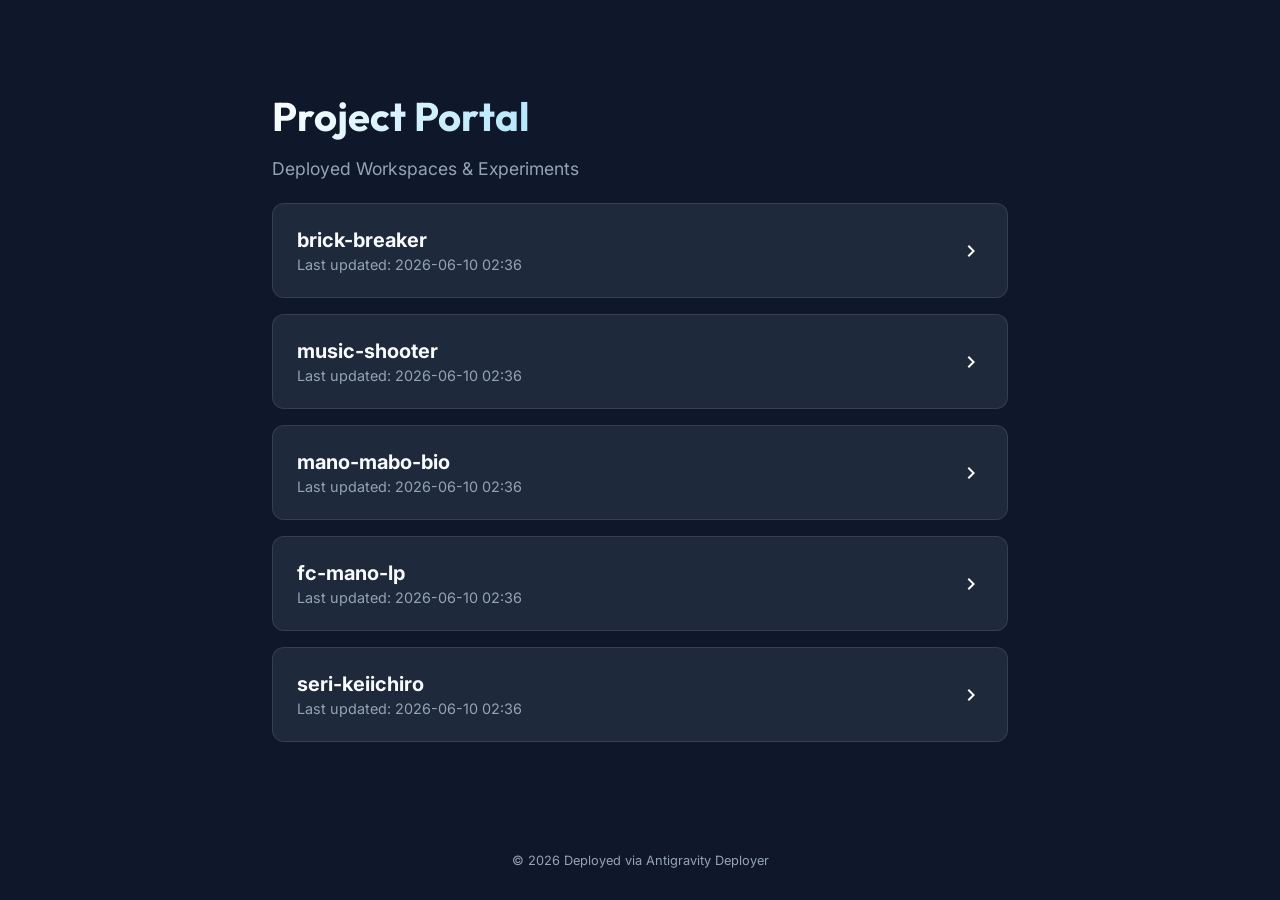
<file: index.html>
<!-- index_template.html -->
<!DOCTYPE html>
<html lang="ja">
<head>
    <meta charset="UTF-8">
    <meta name="viewport" content="width=device-width, initial-scale=1.0">
    <title>Project Portal</title>
    <link rel="preconnect" href="https://fonts.googleapis.com">
    <link rel="preconnect" href="https://fonts.gstatic.com" crossorigin>
    <link href="https://fonts.googleapis.com/css2?family=Inter:wght@400;600&family=Outfit:wght@700&display=swap" rel="stylesheet">
    <style>
        :root {
            --bg: #0f172a;
            --card-bg: #1e293b;
            --text: #f8fafc;
            --text-dim: #94a3b8;
            --accent: #38bdf8;
            --accent-glow: rgba(56, 189, 248, 0.2);
        }
        body {
            margin: 0;
            padding: 0;
            font-family: 'Inter', sans-serif;
            background-color: var(--bg);
            color: var(--text);
            display: flex;
            flex-direction: column;
            align-items: center;
            min-height: 100vh;
        }
        .container {
            width: 100%;
            max-width: 800px;
            padding: 4rem 2rem;
            box-sizing: border-box;
        }
        h1 {
            font-family: 'Outfit', sans-serif;
            font-size: 2.5rem;
            margin-bottom: 0.5rem;
            background: linear-gradient(135deg, #fff 0%, var(--accent) 100%);
            -webkit-background-clip: text;
            -webkit-text-fill-color: transparent;
        }
        .subtitle {
            color: var(--text-dim);
            margin-bottom: 1.5rem;
            font-size: 1.1rem;
        }

        .project-list {
            display: grid;
            gap: 1rem;
        }
        .project-card-wrapper {
            position: relative;
        }
        .project-card {
            background: var(--card-bg);
            border: 1px solid rgba(255, 255, 255, 0.1);
            padding: 1.5rem;
            border-radius: 12px;
            text-decoration: none;
            color: inherit;
            display: flex;
            justify-content: space-between;
            align-items: center;
            transition: all 0.3s cubic-bezier(0.4, 0, 0.2, 1);
        }
        .project-card:hover {
            transform: translateY(-2px);
            border-color: var(--accent);
            box-shadow: 0 10px 30px -10px var(--accent-glow);
        }
        .project-info h3 {
            margin: 0;
            font-size: 1.25rem;
        }
        .project-info p {
            margin: 0.25rem 0 0;
            color: var(--text-dim);
            font-size: 0.9rem;
        }
        .arrow {
            width: 24px;
            height: 24px;
            fill: var(--accent);
        }


        footer {
            margin-top: auto;
            padding: 2rem;
            color: var(--text-dim);
            font-size: 0.8rem;
        }
    </style>
</head>
<body>
    <div class="container">
        <h1>Project Portal</h1>
        <p class="subtitle">Deployed Workspaces & Experiments</p>

        <div class="project-list">
            <div class='project-card-wrapper'><a href='brick-breaker/' class='project-card'><div class='project-info'><h3>brick-breaker</h3><p>Last updated: 2026-06-10 02:36</p></div><svg class='arrow' viewBox='0 0 24 24' width='24' height='24'><path fill='currentColor' d='M8.59,16.59L13.17,12L8.59,7.41L10,6l6,6l-6,6L8.59,16.59z'/></svg></a></div><div class='project-card-wrapper'><a href='music-shooter/' class='project-card'><div class='project-info'><h3>music-shooter</h3><p>Last updated: 2026-06-10 02:36</p></div><svg class='arrow' viewBox='0 0 24 24' width='24' height='24'><path fill='currentColor' d='M8.59,16.59L13.17,12L8.59,7.41L10,6l6,6l-6,6L8.59,16.59z'/></svg></a></div><div class='project-card-wrapper'><a href='mano-mabo-bio/' class='project-card'><div class='project-info'><h3>mano-mabo-bio</h3><p>Last updated: 2026-06-10 02:36</p></div><svg class='arrow' viewBox='0 0 24 24' width='24' height='24'><path fill='currentColor' d='M8.59,16.59L13.17,12L8.59,7.41L10,6l6,6l-6,6L8.59,16.59z'/></svg></a></div><div class='project-card-wrapper'><a href='fc-mano-lp/' class='project-card'><div class='project-info'><h3>fc-mano-lp</h3><p>Last updated: 2026-06-10 02:36</p></div><svg class='arrow' viewBox='0 0 24 24' width='24' height='24'><path fill='currentColor' d='M8.59,16.59L13.17,12L8.59,7.41L10,6l6,6l-6,6L8.59,16.59z'/></svg></a></div><div class='project-card-wrapper'><a href='seri-keiichiro/' class='project-card'><div class='project-info'><h3>seri-keiichiro</h3><p>Last updated: 2026-06-10 02:36</p></div><svg class='arrow' viewBox='0 0 24 24' width='24' height='24'><path fill='currentColor' d='M8.59,16.59L13.17,12L8.59,7.41L10,6l6,6l-6,6L8.59,16.59z'/></svg></a></div>
        </div>
    </div>



    <footer>
        &copy; 2026 Deployed via Antigravity Deployer
    </footer>


</body>
</html>
</file>
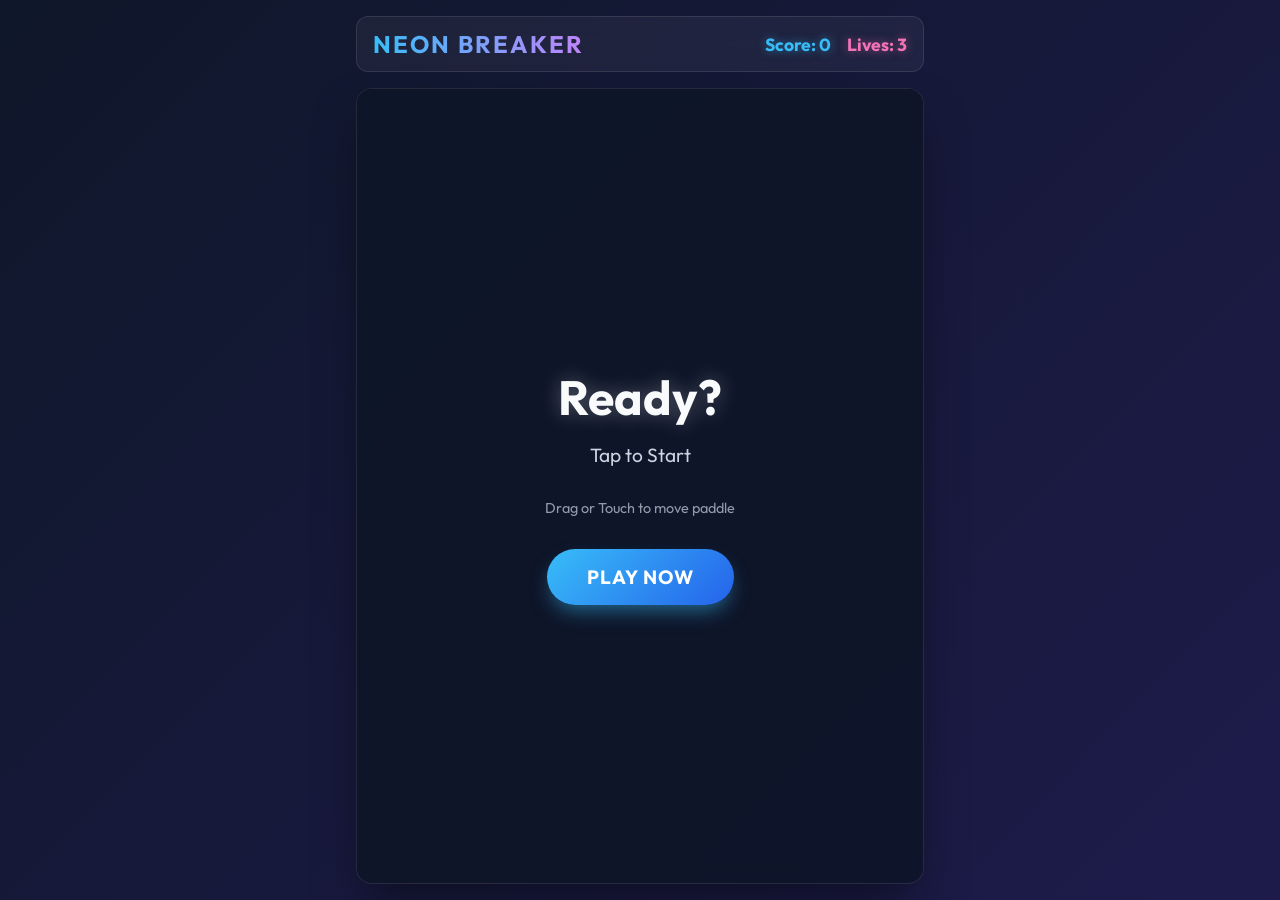
<file: brick-breaker/index.html>
<!DOCTYPE html>
<html lang="ja">
<head>
    <meta charset="UTF-8">
    <meta name="viewport" content="width=device-width, initial-scale=1.0, maximum-scale=1.0, user-scalable=no">
    <title>Neon Brick Breaker</title>
    <link rel="preconnect" href="https://fonts.googleapis.com">
    <link rel="preconnect" href="https://fonts.gstatic.com" crossorigin>
    <link href="https://fonts.googleapis.com/css2?family=Outfit:wght@400;700&display=swap" rel="stylesheet">
    <link rel="stylesheet" href="style.css">
</head>
<body>
    <div class="game-wrapper">
        <header>
            <h1>Neon Breaker</h1>
            <div class="stats">
                <div class="score-board">Score: <span id="score">0</span></div>
                <div class="lives-board">Lives: <span id="lives">3</span></div>
            </div>
        </header>
        
        <div class="canvas-container">
            <canvas id="gameCanvas"></canvas>
            
            <div id="startScreen" class="overlay">
                <h2>Ready?</h2>
                <p>Tap to Start</p>
                <p class="controls-hint">Drag or Touch to move paddle</p>
                <button id="startBtn">PLAY NOW</button>
            </div>
            
            <div id="gameOverScreen" class="overlay hidden">
                <h2>Game Over</h2>
                <p>Final Score: <span id="finalScore">0</span></p>
                <button id="restartBtn">TRY AGAIN</button>
            </div>
            
            <div id="victoryScreen" class="overlay hidden">
                <h2>Victory!</h2>
                <p>You cleared all blocks!</p>
                <button id="nextLevelBtn">PLAY AGAIN</button>
            </div>
        </div>
    </div>
    <script src="script.js"></script>
</body>
</html>
</file>
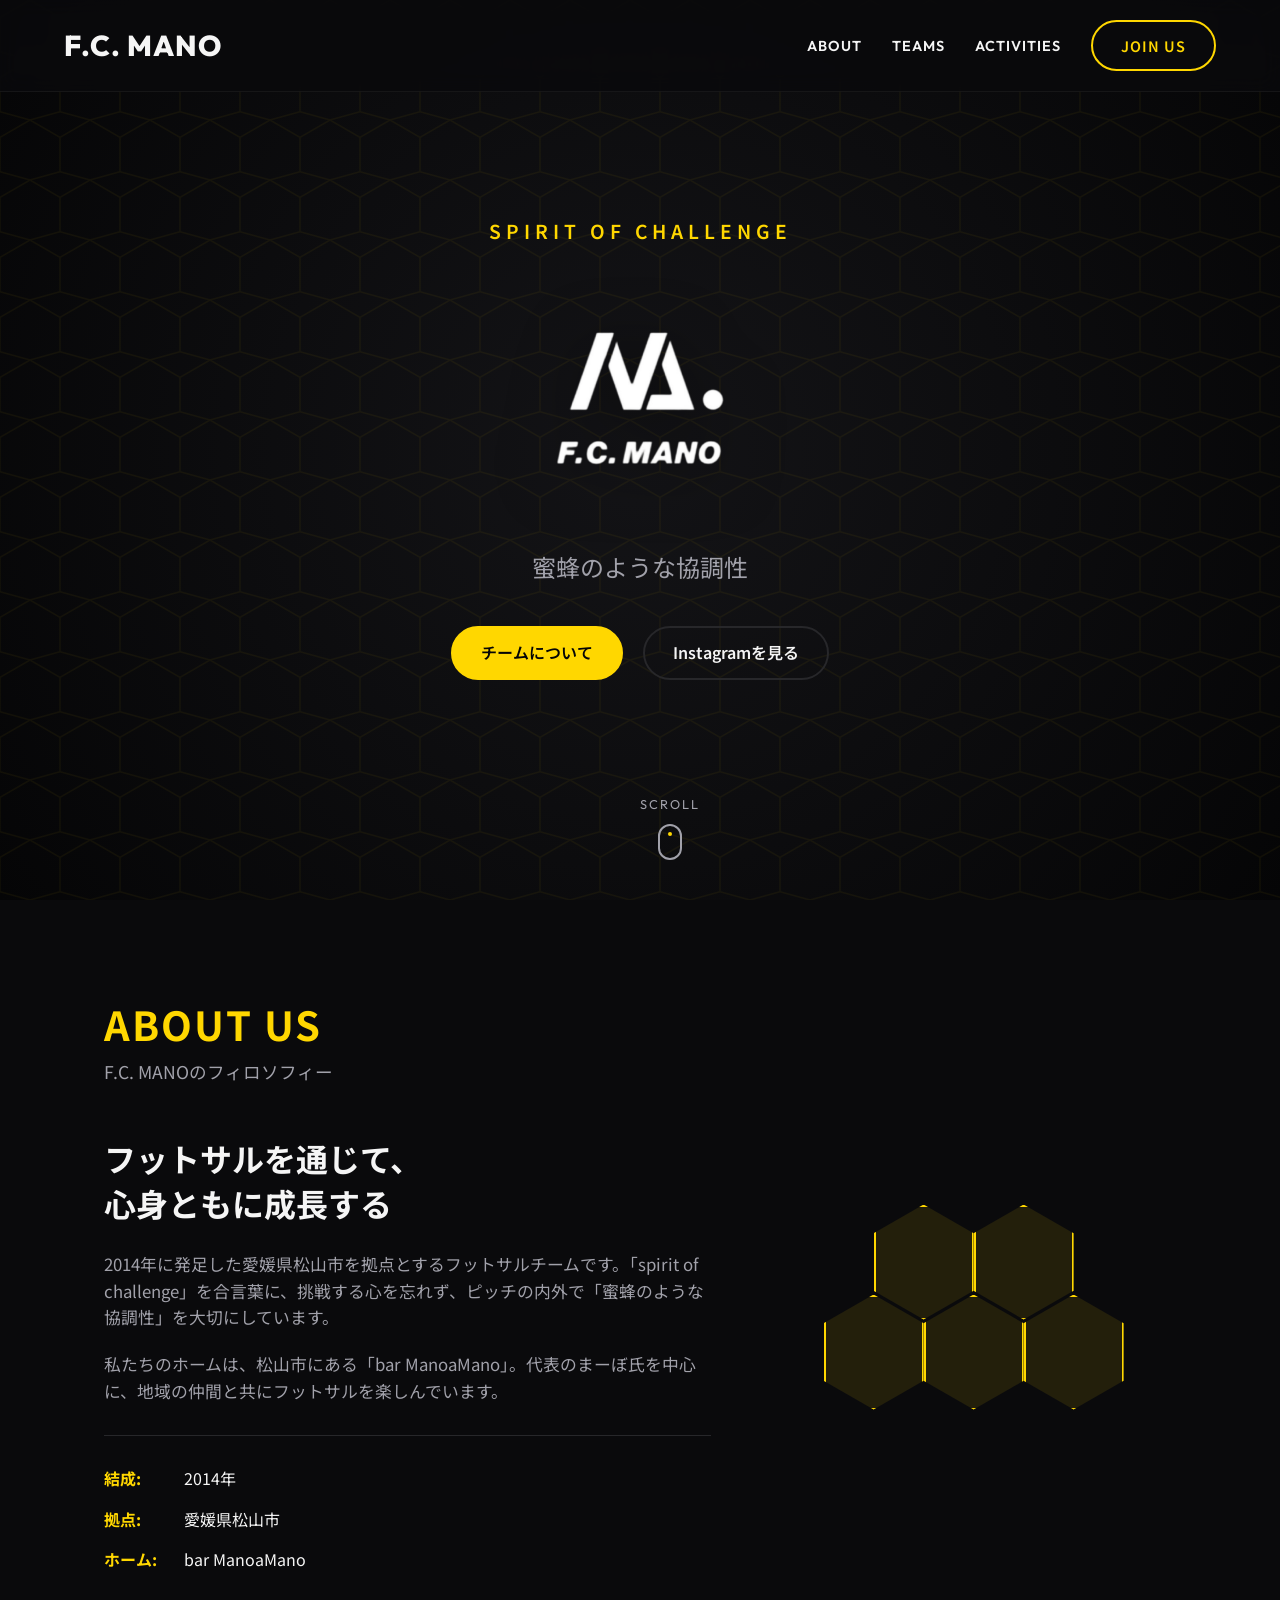
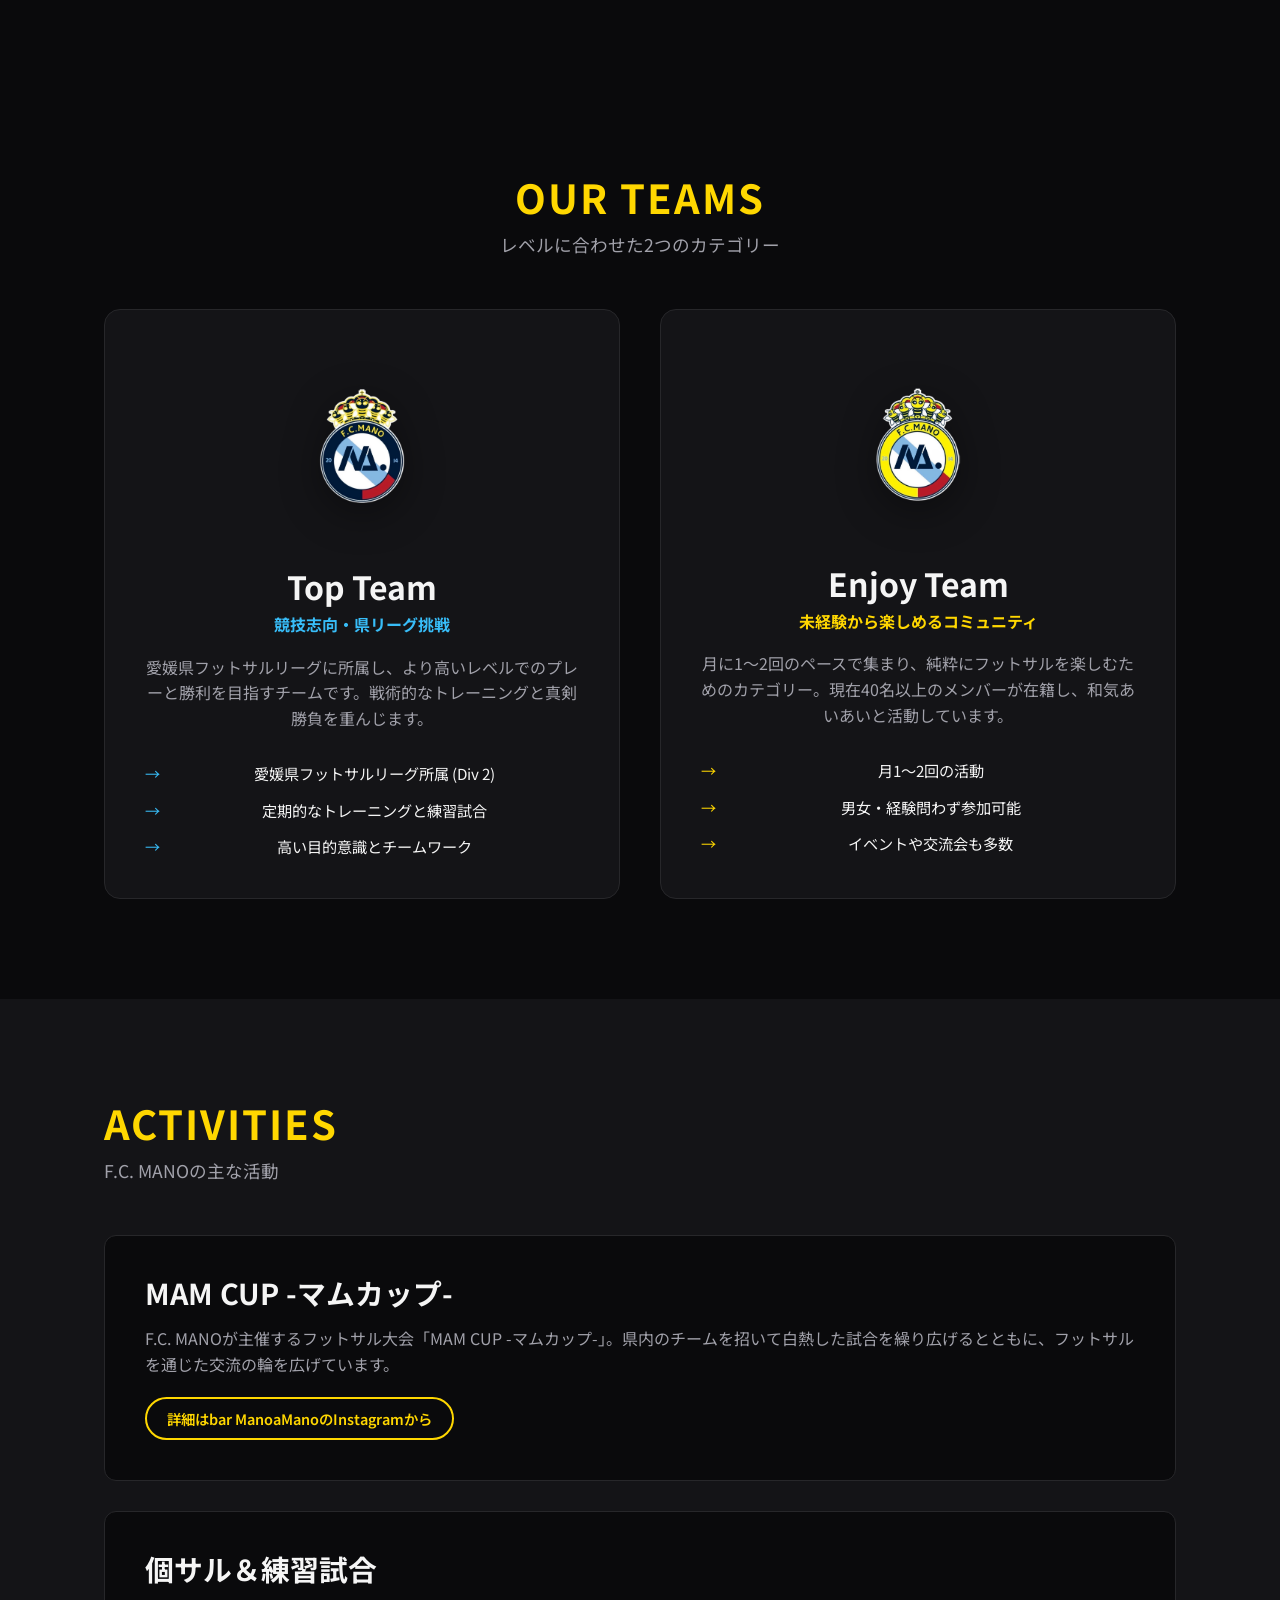
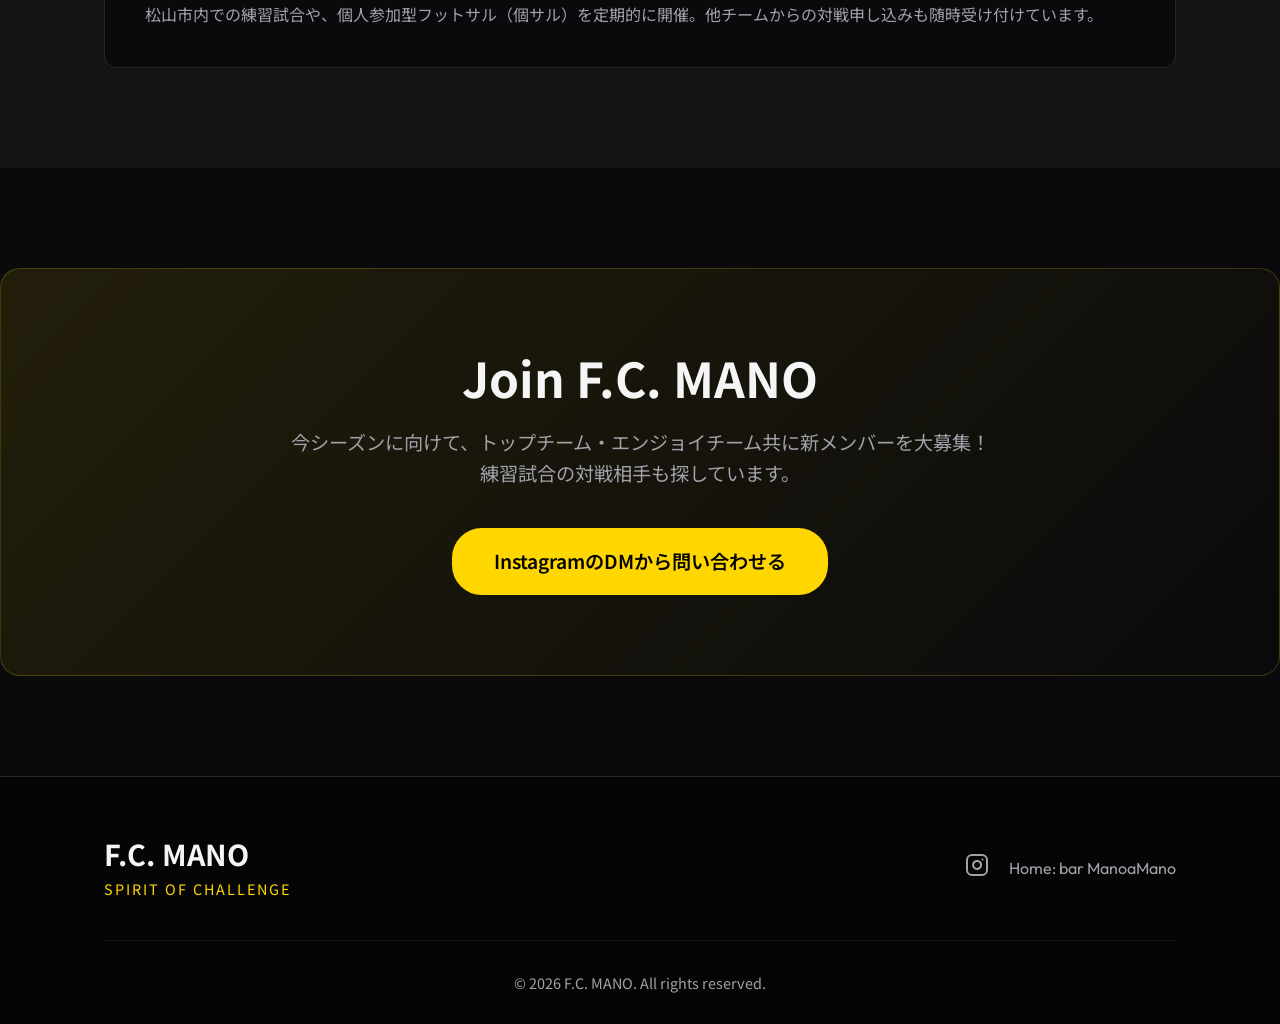
<file: fc-mano-lp/index.html>
<!DOCTYPE html>
<html lang="ja">

<head>
    <meta charset="UTF-8">
    <meta name="viewport" content="width=device-width, initial-scale=1.0">
    <title>F.C. MANO | エフシーマーノ - 蜜蜂のような協調性</title>
    <meta name="description"
        content="愛媛県松山市を拠点に活動するフットサルチーム F.C. MANO。spirit of challenge を合言葉に、トップチームからエンジョイチームまで幅広く活動中です。">
    <link rel="preconnect" href="https://fonts.googleapis.com">
    <link rel="preconnect" href="https://fonts.gstatic.com" crossorigin>
    <link
        href="https://fonts.googleapis.com/css2?family=Outfit:wght@300;400;600;800&family=Noto+Sans+JP:wght@300;400;700&display=swap"
        rel="stylesheet">
    <link rel="stylesheet" href="styles.css">
</head>

<body>
    <header class="navbar">
        <div class="logo">F.C. MANO</div>
        <nav>
            <ul>
                <li><a href="#about">About</a></li>
                <li><a href="#teams">Teams</a></li>
                <li><a href="#activities">Activities</a></li>
                <li><a href="#join" class="btn-outline">Join Us</a></li>
            </ul>
        </nav>
        <button class="mobile-menu-btn" aria-label="Toggle Menu">
            <span></span><span></span><span></span>
        </button>
    </header>

    <main>
        <section id="hero" class="hero">
            <div class="honeycomb-pattern"></div>
            <div class="hero-content">
                <h2 class="slogan">spirit of challenge</h2>
                <h1 class="club-name">
                    <img src="assets/logo-hero.png" alt="F.C. MANO" class="hero-logo">
                </h1>
                <p class="concept">蜜蜂のような協調性</p>
                <div class="hero-actions">
                    <a href="#about" class="btn-primary">チームについて</a>
                    <a href="https://www.instagram.com/fc.mano" target="_blank" class="btn-secondary">Instagramを見る</a>
                </div>
            </div>
            <div class="scroll-indicator">
                <span>Scroll</span>
                <div class="mouse"></div>
            </div>
        </section>

        <section id="about" class="about section-padding reveal">
            <div class="container">
                <div class="section-title">
                    <h2>About Us</h2>
                    <p>F.C. MANOのフィロソフィー</p>
                </div>
                <div class="about-grid">
                    <div class="about-text">
                        <h3>フットサルを通じて、<br>心身ともに成長する</h3>
                        <p>2014年に発足した愛媛県松山市を拠点とするフットサルチームです。「spirit of
                            challenge」を合言葉に、挑戦する心を忘れず、ピッチの内外で「蜜蜂のような協調性」を大切にしています。</p>
                        <p>私たちのホームは、松山市にある「bar ManoaMano」。代表のまーぼ氏を中心に、地域の仲間と共にフットサルを楽しんでいます。</p>
                        <ul class="stats">
                            <li><strong>結成:</strong> 2014年</li>
                            <li><strong>拠点:</strong> 愛媛県松山市</li>
                            <li><strong>ホーム:</strong> bar ManoaMano</li>
                        </ul>
                    </div>
                    <div class="about-visual">
                        <div class="hexagon-wrapper">
                            <div class="hexagon"></div>
                            <div class="hexagon"></div>
                            <div class="hexagon"></div>
                            <div class="hexagon"></div>
                            <div class="hexagon"></div>
                        </div>
                    </div>
                </div>
            </div>
        </section>

        <section id="teams" class="teams section-padding reveal">
            <div class="container">
                <div class="section-title text-center">
                    <h2>Our Teams</h2>
                    <p>レベルに合わせた2つのカテゴリー</p>
                </div>
                <div class="cards-grid">
                    <div class="card team-card top-team text-center">
                        <img src="assets/crest-top.png" alt="Top Team Crest" class="team-crest">
                        <h3>Top Team</h3>
                        <h4>競技志向・県リーグ挑戦</h4>
                        <p>愛媛県フットサルリーグに所属し、より高いレベルでのプレーと勝利を目指すチームです。戦術的なトレーニングと真剣勝負を重んじます。</p>
                        <ul class="team-features">
                            <li>愛媛県フットサルリーグ所属 (Div 2)</li>
                            <li>定期的なトレーニングと練習試合</li>
                            <li>高い目的意識とチームワーク</li>
                        </ul>
                    </div>
                    <div class="card team-card text-center">
                        <img src="assets/crest-enjoy.png" alt="Enjoy Team Crest" class="team-crest">
                        <h3>Enjoy Team</h3>
                        <h4>未経験から楽しめるコミュニティ</h4>
                        <p>月に1〜2回のペースで集まり、純粋にフットサルを楽しむためのカテゴリー。現在40名以上のメンバーが在籍し、和気あいあいと活動しています。</p>
                        <ul class="team-features">
                            <li>月1〜2回の活動</li>
                            <li>男女・経験問わず参加可能</li>
                            <li>イベントや交流会も多数</li>
                        </ul>
                    </div>
                </div>
            </div>
        </section>

        <section id="activities" class="activities section-padding reveal">
            <div class="container">
                <div class="section-title">
                    <h2>Activities</h2>
                    <p>F.C. MANOの主な活動</p>
                </div>
                <div class="activities-flex">
                    <div class="activity-item">
                        <div class="activity-content">
                            <h3>MAM CUP -マムカップ-</h3>
                            <p>F.C. MANOが主催するフットサル大会「MAM CUP -マムカップ-」。県内のチームを招いて白熱した試合を繰り広げるとともに、フットサルを通じた交流の輪を広げています。
                            </p>
                            <div style="margin-top: 20px;">
                                <a href="https://www.instagram.com/barmanoamano/" target="_blank" class="btn-outline"
                                    style="padding: 8px 20px; font-size: 0.9rem;">
                                    詳細はbar ManoaManoのInstagramから
                                </a>
                            </div>
                        </div>
                    </div>
                    <div class="activity-item">
                        <div class="activity-content">
                            <h3>個サル＆練習試合</h3>
                            <p>松山市内での練習試合や、個人参加型フットサル（個サル）を定期的に開催。他チームからの対戦申し込みも随時受け付けています。</p>
                        </div>
                    </div>
                </div>
            </div>
        </section>

        <section id="join" class="join section-padding reveal">
            <div class="join-banner">
                <div class="container text-center">
                    <h2>Join F.C. MANO</h2>
                    <p>今シーズンに向けて、トップチーム・エンジョイチーム共に新メンバーを大募集！<br>練習試合の対戦相手も探しています。</p>
                    <div class="cta-buttons">
                        <a href="https://www.instagram.com/fc.mano" target="_blank"
                            class="btn-primary large">InstagramのDMから問い合わせる</a>
                    </div>
                </div>
            </div>
        </section>
    </main>

    <footer>
        <div class="container">
            <div class="footer-content">
                <div class="footer-brand">
                    <h2>F.C. MANO</h2>
                    <p>spirit of challenge</p>
                </div>
                <div class="footer-links">
                    <a href="https://www.instagram.com/fc.mano" target="_blank" aria-label="Instagram">
                        <svg viewBox="0 0 24 24" width="24" height="24" stroke="currentColor" stroke-width="2"
                            fill="none" stroke-linecap="round" stroke-linejoin="round" class="icon">
                            <rect x="2" y="2" width="20" height="20" rx="5" ry="5"></rect>
                            <path d="M16 11.37A4 4 0 1 1 12.63 8 4 4 0 0 1 16 11.37z"></path>
                            <line x1="17.5" y1="6.5" x2="17.51" y2="6.5"></line>
                        </svg>
                    </a>
                    <a href="https://www.instagram.com/barmanoamano/" target="_blank">Home: bar ManoaMano</a>
                </div>
            </div>
            <div class="footer-bottom">
                <p>&copy; 2026 F.C. MANO. All rights reserved.</p>
            </div>
        </div>
    </footer>

    <script src="script.js"></script>
</body>

</html>
</file>
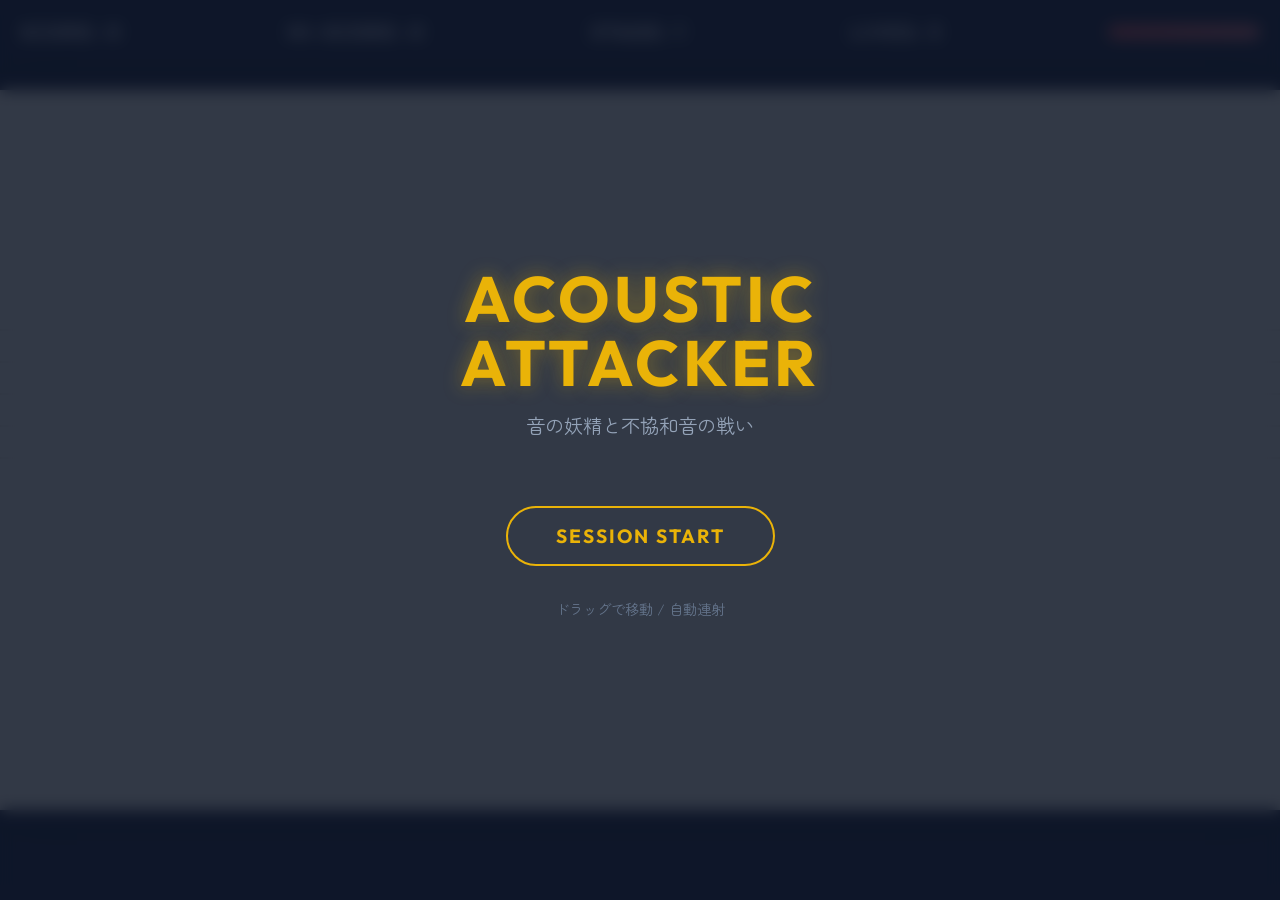
<file: music-shooter/index.html>
<!DOCTYPE html>
<html lang="ja">
<head>
    <meta charset="UTF-8">
    <meta name="viewport" content="width=device-width, initial-scale=1.0, maximum-scale=1.0, user-scalable=no">
    <title>Acoustic Attacker | Music Shooter</title>
    <link rel="stylesheet" href="style.css">
    <link rel="preconnect" href="https://fonts.googleapis.com">
    <link rel="preconnect" href="https://fonts.gstatic.com" crossorigin>
    <link href="https://fonts.googleapis.com/css2?family=Outfit:wght@400;700&family=Zen+Maru+Gothic:wght@400;700&display=swap" rel="stylesheet">
</head>
<body>
    <div id="game-container">
        <canvas id="gameCanvas"></canvas>
        
        <div id="ui-layer">
            <div id="hud">
                <div class="stat">SCORE: <span id="score">0</span></div>
                <div class="stat">HI-SCORE: <span id="hi-score">0</span></div>
                <div class="stat">STAGE: <span id="stage">1</span></div>
                <div class="stat">LIVES: <span id="lives">3</span></div>
                <div class="health-bar-container">
                    <div id="health-bar"></div>
                </div>
            </div>
            
            <div id="start-screen" class="overlay">
                <h1 class="title">ACOUSTIC<br>ATTACKER</h1>
                <p class="subtitle">音の妖精と不協和音の戦い</p>
                <button id="start-btn" class="main-btn">SESSION START</button>
                <p class="controls-hint">ドラッグで移動 / 自動連射</p>
            </div>

            <div id="continue-screen" class="overlay hidden">
                <h2 class="title">CONTINUE?</h2>
                <p id="lives-left">REMAINING LIVES: 3</p>
                <button id="continue-btn" class="main-btn">RESUME SESSION</button>
            </div>

            <div id="game-over-screen" class="overlay hidden">
                <h2 class="title">REPLAY?</h2>
                <p id="final-score">SCORE: 0</p>
                <button id="restart-btn" class="main-btn">RETRY</button>
            </div>

            <div id="clear-screen" class="overlay hidden">
                <h2 class="title">STAGE CLEAR!</h2>
                <p class="next-hint">Next Session Loading...</p>
            </div>

            <div id="all-clear-screen" class="overlay hidden">
                <h2 class="title">ALL CLEAR!</h2>
                <p class="subtitle">最高の音楽が世界に響きました</p>
                <button id="back-btn" class="main-btn">SESSION FINISHED</button>
            </div>
        </div>

        <!-- Virtual Joystick for Mobile -->
        <div id="joystick-container">
            <div id="joystick-base">
                <div id="joystick-stick"></div>
            </div>
        </div>
    </div>
    <script src="game.js"></script>
</body>
</html>
</file>
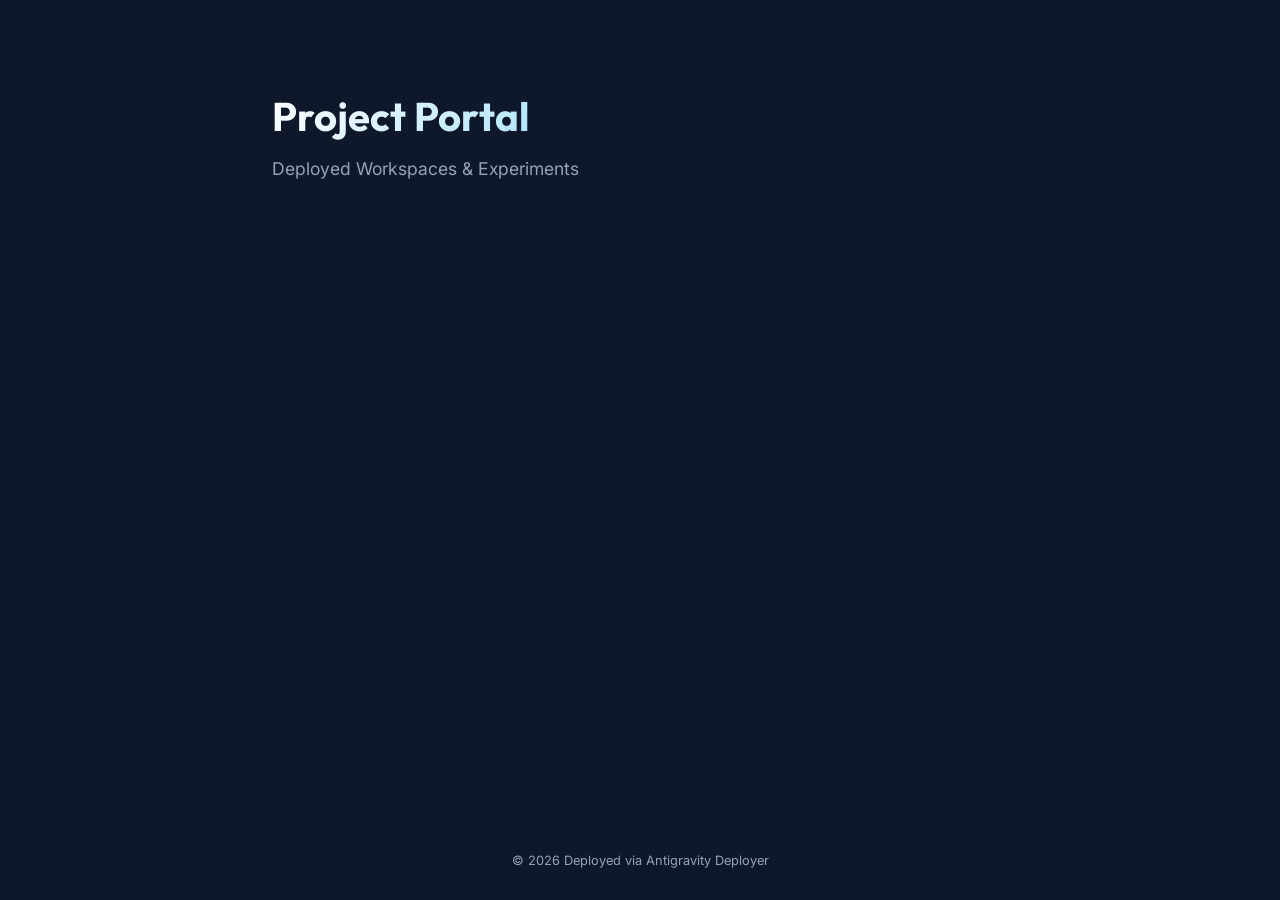
<file: index_template.html>
<!-- index_template.html -->
<!DOCTYPE html>
<html lang="ja">
<head>
    <meta charset="UTF-8">
    <meta name="viewport" content="width=device-width, initial-scale=1.0">
    <title>Project Portal</title>
    <link rel="preconnect" href="https://fonts.googleapis.com">
    <link rel="preconnect" href="https://fonts.gstatic.com" crossorigin>
    <link href="https://fonts.googleapis.com/css2?family=Inter:wght@400;600&family=Outfit:wght@700&display=swap" rel="stylesheet">
    <style>
        :root {
            --bg: #0f172a;
            --card-bg: #1e293b;
            --text: #f8fafc;
            --text-dim: #94a3b8;
            --accent: #38bdf8;
            --accent-glow: rgba(56, 189, 248, 0.2);
        }
        body {
            margin: 0;
            padding: 0;
            font-family: 'Inter', sans-serif;
            background-color: var(--bg);
            color: var(--text);
            display: flex;
            flex-direction: column;
            align-items: center;
            min-height: 100vh;
        }
        .container {
            width: 100%;
            max-width: 800px;
            padding: 4rem 2rem;
            box-sizing: border-box;
        }
        h1 {
            font-family: 'Outfit', sans-serif;
            font-size: 2.5rem;
            margin-bottom: 0.5rem;
            background: linear-gradient(135deg, #fff 0%, var(--accent) 100%);
            -webkit-background-clip: text;
            -webkit-text-fill-color: transparent;
        }
        .subtitle {
            color: var(--text-dim);
            margin-bottom: 1.5rem;
            font-size: 1.1rem;
        }

        .project-list {
            display: grid;
            gap: 1rem;
        }
        .project-card-wrapper {
            position: relative;
        }
        .project-card {
            background: var(--card-bg);
            border: 1px solid rgba(255, 255, 255, 0.1);
            padding: 1.5rem;
            border-radius: 12px;
            text-decoration: none;
            color: inherit;
            display: flex;
            justify-content: space-between;
            align-items: center;
            transition: all 0.3s cubic-bezier(0.4, 0, 0.2, 1);
        }
        .project-card:hover {
            transform: translateY(-2px);
            border-color: var(--accent);
            box-shadow: 0 10px 30px -10px var(--accent-glow);
        }
        .project-info h3 {
            margin: 0;
            font-size: 1.25rem;
        }
        .project-info p {
            margin: 0.25rem 0 0;
            color: var(--text-dim);
            font-size: 0.9rem;
        }
        .arrow {
            width: 24px;
            height: 24px;
            fill: var(--accent);
        }


        footer {
            margin-top: auto;
            padding: 2rem;
            color: var(--text-dim);
            font-size: 0.8rem;
        }
    </style>
</head>
<body>
    <div class="container">
        <h1>Project Portal</h1>
        <p class="subtitle">Deployed Workspaces & Experiments</p>

        <div class="project-list">
            <!-- PROJECT_LIST_HOLDER -->
        </div>
    </div>



    <footer>
        &copy; 2026 Deployed via Antigravity Deployer
    </footer>


</body>
</html>
</file>
<file: brick-breaker/style.css>
:root {
    --bg-start: #0f172a;
    --bg-end: #1e1b4b;
    --accent: #38bdf8;
    --accent-glow: rgba(56, 189, 248, 0.5);
    --paddle: #c084fc;
    --ball: #f472b6;
    --text: #f8fafc;
}

* {
    box-sizing: border-box;
    margin: 0;
    padding: 0;
    touch-action: pan-y; /* allow scrolling mostly, but disable pinch zoom */
}

body {
    font-family: 'Outfit', sans-serif;
    background: linear-gradient(135deg, var(--bg-start) 0%, var(--bg-end) 100%);
    color: var(--text);
    min-height: 100vh;
    display: flex;
    justify-content: center;
    align-items: center;
    overflow: hidden;
}

.game-wrapper {
    width: 100%;
    max-width: 600px;
    height: 100vh;
    height: 100dvh; /* for mobile browser UI handling */
    display: flex;
    flex-direction: column;
    padding: 1rem;
}

header {
    display: flex;
    justify-content: space-between;
    align-items: center;
    margin-bottom: 1rem;
    padding: 0.75rem 1rem;
    background: rgba(255, 255, 255, 0.05);
    border: 1px solid rgba(255, 255, 255, 0.1);
    border-radius: 12px;
    backdrop-filter: blur(10px);
}

h1 {
    font-size: 1.5rem;
    background: linear-gradient(90deg, #38bdf8, #c084fc);
    -webkit-background-clip: text;
    -webkit-text-fill-color: transparent;
    text-transform: uppercase;
    letter-spacing: 2px;
    margin: 0;
}

.stats {
    display: flex;
    gap: 1rem;
    font-size: 1.1rem;
    font-weight: 700;
}

.score-board {
    color: var(--accent);
    text-shadow: 0 0 10px var(--accent-glow);
}

.lives-board {
    color: var(--ball);
    text-shadow: 0 0 10px rgba(244, 114, 182, 0.5);
}

.canvas-container {
    flex: 1;
    position: relative;
    border-radius: 16px;
    overflow: hidden;
    background: rgba(0, 0, 0, 0.3);
    border: 1px solid rgba(255, 255, 255, 0.1);
    box-shadow: 0 25px 50px -12px rgba(0, 0, 0, 0.5);
}

canvas {
    display: block;
    width: 100%;
    height: 100%;
    touch-action: none; /* capture all touches for paddle */
}

.overlay {
    position: absolute;
    top: 0;
    left: 0;
    width: 100%;
    height: 100%;
    background: rgba(15, 23, 42, 0.85);
    backdrop-filter: blur(8px);
    display: flex;
    flex-direction: column;
    justify-content: center;
    align-items: center;
    text-align: center;
    transition: opacity 0.3s ease;
    z-index: 10;
}

.overlay.hidden {
    opacity: 0;
    pointer-events: none;
}

.overlay h2 {
    font-size: 3rem;
    margin: 0 0 1rem 0;
    text-shadow: 0 0 20px rgba(255,255,255,0.3);
}

.overlay p {
    font-size: 1.2rem;
    margin: 0 0 2rem 0;
    color: #cbd5e1;
}

.controls-hint {
    font-size: 0.9rem !important;
    opacity: 0.7;
}

button {
    background: linear-gradient(135deg, var(--accent) 0%, #2563eb 100%);
    color: white;
    border: none;
    padding: 1rem 2.5rem;
    font-size: 1.2rem;
    font-weight: 700;
    font-family: inherit;
    border-radius: 50px;
    cursor: pointer;
    box-shadow: 0 10px 20px -5px var(--accent-glow);
    transition: all 0.2s;
    text-transform: uppercase;
    letter-spacing: 1px;
}

button:active {
    transform: scale(0.95);
}
</file>
<file: fc-mano-lp/styles.css>
:root {
  --primary: #ffd700;
  --primary-hover: #e6c200;
  --bg-dark: #0a0a0c;
  --bg-darker: #050506;
  --bg-card: #141417;
  --text-main: #f5f5f5;
  --text-muted: #a1a1aa;
  --border-color: #27272a;
  
  --font-primary: 'Outfit', sans-serif;
  --font-jp: 'Noto Sans JP', sans-serif;
  
  --transition: all 0.3s cubic-bezier(0.4, 0, 0.2, 1);
}

* {
  margin: 0;
  padding: 0;
  box-sizing: border-box;
}

html {
  scroll-behavior: smooth;
}

body {
  font-family: var(--font-primary);
  background-color: var(--bg-dark);
  color: var(--text-main);
  line-height: 1.6;
  overflow-x: hidden;
}

h1, h2, h3, h4, h5, h6 {
  font-weight: 700;
  line-height: 1.2;
}

/* Japanese typography mapping */
h1:lang(ja), h2:lang(ja), h3:lang(ja), p:lang(ja), .concept, .btn-primary:lang(ja) {
  font-family: var(--font-jp);
}

a {
  text-decoration: none;
  color: inherit;
  transition: var(--transition);
}

ul {
  list-style: none;
}

.container {
  width: 100%;
  max-width: 1200px;
  margin: 0 auto;
  padding: 0 5%;
}

.section-padding {
  padding: 100px 0;
}

/* Typography styles */
.section-title {
  margin-bottom: 50px;
}

.section-title h2 {
  font-size: 2.5rem;
  color: var(--primary);
  margin-bottom: 10px;
  text-transform: uppercase;
  letter-spacing: 2px;
}

.section-title p {
  color: var(--text-muted);
  font-size: 1.1rem;
  font-family: var(--font-jp);
}

.text-center {
  text-align: center;
}

/* Buttons */
.btn-primary, .btn-secondary, .btn-outline {
  display: inline-block;
  padding: 12px 28px;
  border-radius: 30px;
  font-weight: 600;
  cursor: pointer;
  transition: var(--transition);
  font-family: var(--font-jp);
}

.btn-primary {
  background-color: var(--primary);
  color: var(--bg-darker);
  border: 2px solid var(--primary);
}

.btn-primary:hover {
  background-color: transparent;
  color: var(--primary);
  box-shadow: 0 0 20px rgba(255, 215, 0, 0.4);
}

.btn-primary.large {
  padding: 16px 40px;
  font-size: 1.2rem;
}

.btn-secondary {
  background-color: transparent;
  color: var(--text-main);
  border: 2px solid var(--border-color);
}

.btn-secondary:hover {
  border-color: var(--text-main);
  background-color: rgba(255, 255, 255, 0.05);
}

.btn-outline {
  background-color: transparent;
  color: var(--primary);
  border: 2px solid var(--primary);
}

.btn-outline:hover {
  background-color: var(--primary);
  color: var(--bg-darker);
}

/* Navbar */
.navbar {
  position: fixed;
  top: 0;
  width: 100%;
  padding: 20px 5%;
  display: flex;
  justify-content: space-between;
  align-items: center;
  z-index: 1000;
  background-color: rgba(10, 10, 12, 0.85);
  backdrop-filter: blur(10px);
  border-bottom: 1px solid rgba(255, 255, 255, 0.05);
  transition: var(--transition);
}

.navbar.scrolled {
  padding: 15px 5%;
  box-shadow: 0 5px 20px rgba(0, 0, 0, 0.5);
}

.logo {
  font-size: 1.8rem;
  font-weight: 800;
  color: var(--text-main);
  letter-spacing: 1px;
}

.navbar nav ul {
  display: flex;
  align-items: center;
  gap: 30px;
}

.navbar nav a {
  font-weight: 600;
  text-transform: uppercase;
  font-size: 0.9rem;
  letter-spacing: 1px;
}

.navbar nav a:not(.btn-outline):hover {
  color: var(--primary);
}

.mobile-menu-btn {
  display: none;
  background: none;
  border: none;
  cursor: pointer;
  flex-direction: column;
  gap: 6px;
  z-index: 1001;
}

.mobile-menu-btn span {
  display: block;
  width: 30px;
  height: 2px;
  background-color: var(--text-main);
  transition: var(--transition);
}

/* Hero Section */
.hero {
  position: relative;
  height: 100vh;
  min-height: 600px;
  display: flex;
  flex-direction: column;
  justify-content: center;
  align-items: center;
  text-align: center;
  padding: 0 5%;
  overflow: hidden;
  background: radial-gradient(circle at center, var(--bg-card) 0%, var(--bg-darker) 100%);
}

.honeycomb-pattern {
  position: absolute;
  top: 0;
  left: 0;
  width: 100%;
  height: 100%;
  opacity: 0.05;
  background-image: url("data:image/svg+xml,%3Csvg width='40' height='40' viewBox='0 0 40 40' xmlns='http://www.w3.org/2000/svg'%3E%3Cpath d='M20 0L40 11.5v23L20 40 0 34.5v-23z' fill='none' stroke='%23ffd700' stroke-width='1'/%3E%3C/svg%3E");
  background-size: 60px;
  z-index: 0;
  animation: pulse 10s infinite alternate;
}

@keyframes pulse {
  0% { opacity: 0.03; transform: scale(1); }
  100% { opacity: 0.08; transform: scale(1.05); }
}

.hero-content {
  position: relative;
  z-index: 1;
  max-width: 800px;
}

.slogan {
  font-size: 1.2rem;
  text-transform: uppercase;
  letter-spacing: 5px;
  color: var(--primary);
  margin-bottom: 20px;
  font-weight: 600;
  animation: fadeUp 1s ease 0.2s forwards;
  opacity: 0;
}

.club-name {
  font-size: 5rem;
  font-weight: 800;
  margin-bottom: 15px;
  letter-spacing: 2px;
  text-shadow: 0 10px 30px rgba(0, 0, 0, 0.5);
  animation: fadeUp 1s ease 0.4s forwards;
  opacity: 0;
}

.hero-logo {
  display: block;
  width: 280px;
  height: auto;
  margin: 0 auto;
  filter: drop-shadow(0 10px 30px rgba(0, 0, 0, 0.5));
}

.concept {
  font-size: 1.5rem;
  color: var(--text-muted);
  margin-bottom: 40px;
  font-family: var(--font-jp);
  animation: fadeUp 1s ease 0.6s forwards;
  opacity: 0;
}

.hero-actions {
  display: flex;
  gap: 20px;
  justify-content: center;
  animation: fadeUp 1s ease 0.8s forwards;
  opacity: 0;
}

.scroll-indicator {
  position: absolute;
  bottom: 40px;
  left: 50%;
  transform: translateX(-50%);
  display: flex;
  flex-direction: column;
  align-items: center;
  gap: 10px;
  opacity: 0;
  animation: fadeUp 1s ease 1s forwards;
  z-index: 1;
}

.scroll-indicator span {
  font-size: 0.8rem;
  text-transform: uppercase;
  letter-spacing: 2px;
  color: var(--text-muted);
}

.mouse {
  width: 24px;
  height: 36px;
  border: 2px solid var(--text-muted);
  border-radius: 12px;
  position: relative;
}

.mouse::before {
  content: '';
  position: absolute;
  top: 6px;
  left: 50%;
  transform: translateX(-50%);
  width: 4px;
  height: 4px;
  background-color: var(--primary);
  border-radius: 50%;
  animation: scrollDown 2s infinite;
}

@keyframes scrollDown {
  0% { transform: translate(-50%, 0); opacity: 1; }
  100% { transform: translate(-50%, 15px); opacity: 0; }
}

@keyframes fadeUp {
  from { opacity: 0; transform: translateY(30px); }
  to { opacity: 1; transform: translateY(0); }
}

/* About Section */
.about-grid {
  display: grid;
  grid-template-columns: 1.2fr 0.8fr;
  gap: 60px;
  align-items: center;
}

.about-text h3 {
  font-size: 2rem;
  margin-bottom: 25px;
  line-height: 1.4;
  font-family: var(--font-jp);
}

.about-text p {
  color: var(--text-muted);
  font-family: var(--font-jp);
  margin-bottom: 20px;
  font-size: 1.05rem;
}

.stats {
  margin-top: 30px;
  border-top: 1px solid var(--border-color);
  padding-top: 30px;
  display: flex;
  flex-direction: column;
  gap: 15px;
}

.stats li {
  font-family: var(--font-jp);
  color: var(--text-main);
  display: flex;
  align-items: center;
}

.stats li strong {
  color: var(--primary);
  width: 80px;
}

.about-visual {
  display: flex;
  justify-content: center;
}

.hexagon-wrapper {
  position: relative;
  width: 300px;
  height: 300px;
}

.hexagon {
  position: absolute;
  width: 100px;
  height: 115px;
  background-color: rgba(255, 215, 0, 0.1);
  border: 2px solid var(--primary);
  clip-path: polygon(50% 0%, 100% 25%, 100% 75%, 50% 100%, 0% 75%, 0% 25%);
  transition: var(--transition);
}

.hexagon:nth-child(1) { top: 0; left: 50px; animation: float 6s ease-in-out infinite; }
.hexagon:nth-child(2) { top: 0; left: 150px; animation: float 5s ease-in-out infinite 1s; }
.hexagon:nth-child(3) { top: 90px; left: 0; animation: float 7s ease-in-out infinite 2s; }
.hexagon:nth-child(4) { top: 90px; left: 100px; animation: float 6s ease-in-out infinite 0.5s; }
.hexagon:nth-child(5) { top: 90px; left: 200px; animation: float 8s ease-in-out infinite 1.5s; }

.hexagon:hover {
  background-color: rgba(255, 215, 0, 0.3);
  transform: scale(1.05);
}

@keyframes float {
  0% { transform: translateY(0px) rotate(0deg); }
  50% { transform: translateY(-15px) rotate(5deg); }
  100% { transform: translateY(0px) rotate(0deg); }
}

/* Teams Section */
.cards-grid {
  display: grid;
  grid-template-columns: repeat(auto-fit, minmax(min(350px, 100%), 1fr));
  gap: 40px;
  margin-top: 50px;
}

.card {
  background-color: var(--bg-card);
  border: 1px solid var(--border-color);
  border-radius: 16px;
  padding: 40px;
  transition: var(--transition);
  position: relative;
  overflow: hidden;
}

.card::before {
  content: '';
  position: absolute;
  top: 0;
  left: 0;
  width: 100%;
  height: 4px;
  background: var(--primary);
  transform: scaleX(0);
  transform-origin: left;
  transition: transform 0.4s ease;
}

.card:hover {
  transform: translateY(-10px);
  box-shadow: 0 20px 40px rgba(0, 0, 0, 0.4);
  border-color: rgba(255, 215, 0, 0.3);
}

.card:hover::before {
  transform: scaleX(1);
}

.team-crest {
  display: block;
  width: 140px;
  height: auto;
  margin: 0 auto 25px;
  filter: drop-shadow(0 10px 20px rgba(0, 0, 0, 0.4));
  transition: var(--transition);
}

.card:hover .team-crest {
  transform: scale(1.05) translateY(-5px);
}

.card-icon {
  display: none; /* Replaced by crests */
  font-size: 3rem;
  margin-bottom: 20px;
}

.team-card h3 {
  font-size: 2rem;
  margin-bottom: 10px;
}

.team-card h4 {
  color: var(--primary);
  font-size: 1rem;
  margin-bottom: 20px;
  font-family: var(--font-jp);
}

.team-card p {
  color: var(--text-muted);
  margin-bottom: 30px;
  font-family: var(--font-jp);
}

.team-features {
  display: flex;
  flex-direction: column;
  gap: 12px;
}

.team-features li {
  position: relative;
  padding-left: 25px;
  font-family: var(--font-jp);
  font-size: 0.95rem;
}

.team-features li::before {
  content: '→';
  position: absolute;
  left: 0;
  color: var(--primary);
}

/* Top Team Specific Styles (Light Blue) */
.top-team::before {
  background: #38bdf8;
}

.top-team:hover {
  border-color: rgba(56, 189, 248, 0.4);
  box-shadow: 0 20px 40px rgba(56, 189, 248, 0.15);
}

.top-team h4 {
  color: #38bdf8;
}

.top-team .team-features li::before {
  color: #38bdf8;
}

/* Activities */
.activities {
  background-color: var(--bg-card);
}

.activities-flex {
  display: flex;
  flex-direction: column;
  gap: 30px;
}

.activity-item {
  background-color: var(--bg-dark);
  border: 1px solid var(--border-color);
  border-radius: 12px;
  padding: 40px;
  display: flex;
  align-items: center;
  position: relative;
  overflow: hidden;
  transition: var(--transition);
}

.activity-item:hover {
  border-color: var(--primary);
}

.activity-content h3 {
  font-size: 1.8rem;
  margin-bottom: 15px;
  color: var(--text-main);
}

.activity-content p {
  color: var(--text-muted);
  font-family: var(--font-jp);
}

/* Join Section */
.join-banner {
  background: linear-gradient(135deg, rgba(255,215,0,0.1) 0%, rgba(10,10,12,1) 100%);
  border: 1px solid rgba(255, 215, 0, 0.2);
  border-radius: 20px;
  padding: 80px 40px;
  position: relative;
  overflow: hidden;
}

.join-banner h2 {
  font-size: 3rem;
  margin-bottom: 20px;
}

.join-banner p {
  font-size: 1.2rem;
  color: var(--text-muted);
  margin-bottom: 40px;
  font-family: var(--font-jp);
}

/* Footer */
footer {
  background-color: var(--bg-darker);
  padding: 60px 0 30px;
  border-top: 1px solid var(--border-color);
}

.footer-content {
  display: flex;
  justify-content: space-between;
  align-items: center;
  margin-bottom: 40px;
  flex-wrap: wrap;
  gap: 30px;
}

.footer-brand h2 {
  font-size: 1.8rem;
  color: var(--text-main);
  margin-bottom: 5px;
}

.footer-brand p {
  color: var(--primary);
  font-size: 0.9rem;
  letter-spacing: 2px;
  text-transform: uppercase;
}

.footer-links {
  display: flex;
  align-items: center;
  gap: 20px;
}

.footer-links a {
  color: var(--text-muted);
}

.footer-links a:hover {
  color: var(--primary);
}

.footer-bottom {
  border-top: 1px solid rgba(255, 255, 255, 0.05);
  padding-top: 30px;
  text-align: center;
  color: var(--text-muted);
  font-size: 0.9rem;
}

/* Scroll Revel animations */
.reveal {
  opacity: 0;
  transform: translateY(50px);
  transition: all 0.8s ease-out;
}

.reveal.active {
  opacity: 1;
  transform: translateY(0);
}

/* Responsive */
@media (max-width: 900px) {
  .about-grid {
    grid-template-columns: 1fr;
  }
  
  .club-name {
    font-size: 3.5rem;
  }

  .about-visual {
    margin-top: 40px;
  }
}

@media (max-width: 768px) {
  .mobile-menu-btn {
    display: flex;
  }
  
  .navbar nav {
    position: fixed;
    top: 0;
    right: -100%;
    width: 70%;
    height: 100vh;
    background-color: var(--bg-card);
    flex-direction: column;
    padding: 100px 40px;
    transition: right 0.4s ease;
    border-left: 1px solid var(--border-color);
  }
  
  .navbar nav.active {
    right: 0;
  }
  
  .navbar nav ul {
    flex-direction: column;
    align-items: flex-start;
  }
  
  .hero-actions {
    flex-direction: column;
  }
  
  .section-padding {
    padding: 80px 0;
  }

  .card {
    padding: 30px 20px;
  }

  .team-crest {
    width: 110px;
  }

  .team-card h3 {
    font-size: 1.6rem;
  }

  .cards-grid {
    gap: 25px;
  }
}
</file>
<file: music-shooter/style.css>
:root {
    --accent: #eab308;
    --bg-dark: #0f172a;
    --text: #ffffff;
}

body, html {
    margin: 0;
    padding: 0;
    width: 100%;
    height: 100%;
    overflow: hidden;
    background-color: #000;
    font-family: 'Zen Maru Gothic', sans-serif;
    touch-action: none;
}

#game-container {
    position: relative;
    width: 100vw;
    height: 100vh;
    display: flex;
    justify-content: center;
    align-items: center;
    background-color: var(--bg-dark);
}

canvas {
    display: block;
    box-shadow: 0 0 50px rgba(0,0,0,0.5);
    background-color: #000;
}

#ui-layer {
    position: absolute;
    top: 0; left: 0; width: 100%; height: 100%;
    pointer-events: none;
    z-index: 10;
}

#hud {
    padding: 20px;
    display: flex;
    justify-content: space-between;
    align-items: center;
    color: var(--text);
    text-shadow: 0 2px 4px rgba(0,0,0,0.5);
}

.stat {
    font-family: 'Outfit', sans-serif;
    font-weight: 700;
    font-size: 1.2rem;
    letter-spacing: 2px;
}

.health-bar-container {
    width: 150px;
    height: 12px;
    background: rgba(255,255,255,0.2);
    border-radius: 6px;
    overflow: hidden;
    border: 1px solid rgba(255,255,255,0.3);
}

#health-bar {
    width: 100%;
    height: 100%;
    background: linear-gradient(90deg, #ef4444, #f87171);
    transition: width 0.3s ease;
}

.overlay {
    position: absolute;
    top: 0; left: 0; width: 100%; height: 100%;
    display: flex;
    flex-direction: column;
    justify-content: center;
    align-items: center;
    background: rgba(15, 23, 42, 0.85);
    backdrop-filter: blur(8px);
    pointer-events: auto;
    transition: opacity 0.5s ease;
}

.hidden {
    opacity: 0;
    pointer-events: none;
}

.title {
    font-family: 'Outfit', sans-serif;
    font-size: 4rem;
    color: var(--accent);
    text-align: center;
    margin: 0;
    line-height: 1;
    letter-spacing: 4px;
    text-shadow: 0 0 20px rgba(234, 179, 8, 0.4);
}

.subtitle {
    font-size: 1.2rem;
    color: #94a3b8;
    margin-top: 1rem;
}

.main-btn {
    margin-top: 3rem;
    padding: 1rem 3rem;
    font-family: 'Outfit', sans-serif;
    font-weight: 700;
    font-size: 1.2rem;
    background: transparent;
    color: var(--accent);
    border: 2px solid var(--accent);
    border-radius: 50px;
    cursor: pointer;
    transition: all 0.3s;
    letter-spacing: 2px;
}

.main-btn:hover {
    background: var(--accent);
    color: #000;
    box-shadow: 0 0 30px rgba(234, 179, 8, 0.5);
}

.controls-hint {
    margin-top: 2rem;
    font-size: 0.9rem;
    color: #64748b;
}

#joystick-container {
    position: absolute;
    bottom: 50px;
    left: 50px;
    width: 120px;
    height: 120px;
    display: none; /* Show only on touch devices */
    z-index: 20;
    pointer-events: auto;
}

#joystick-base {
    width: 100%; height: 100%;
    background: rgba(255,255,255,0.1);
    border: 1px solid rgba(255,255,255,0.2);
    border-radius: 50%;
    display: flex;
    justify-content: center;
    align-items: center;
}

#joystick-stick {
    width: 50px; height: 50px;
    background: var(--accent);
    border-radius: 50%;
    box-shadow: 0 0 15px rgba(234,179,8,0.5);
}

@media (max-width: 768px) {
    #joystick-container { display: block; }
    .title { font-size: 2.5rem; }
}
</file>
